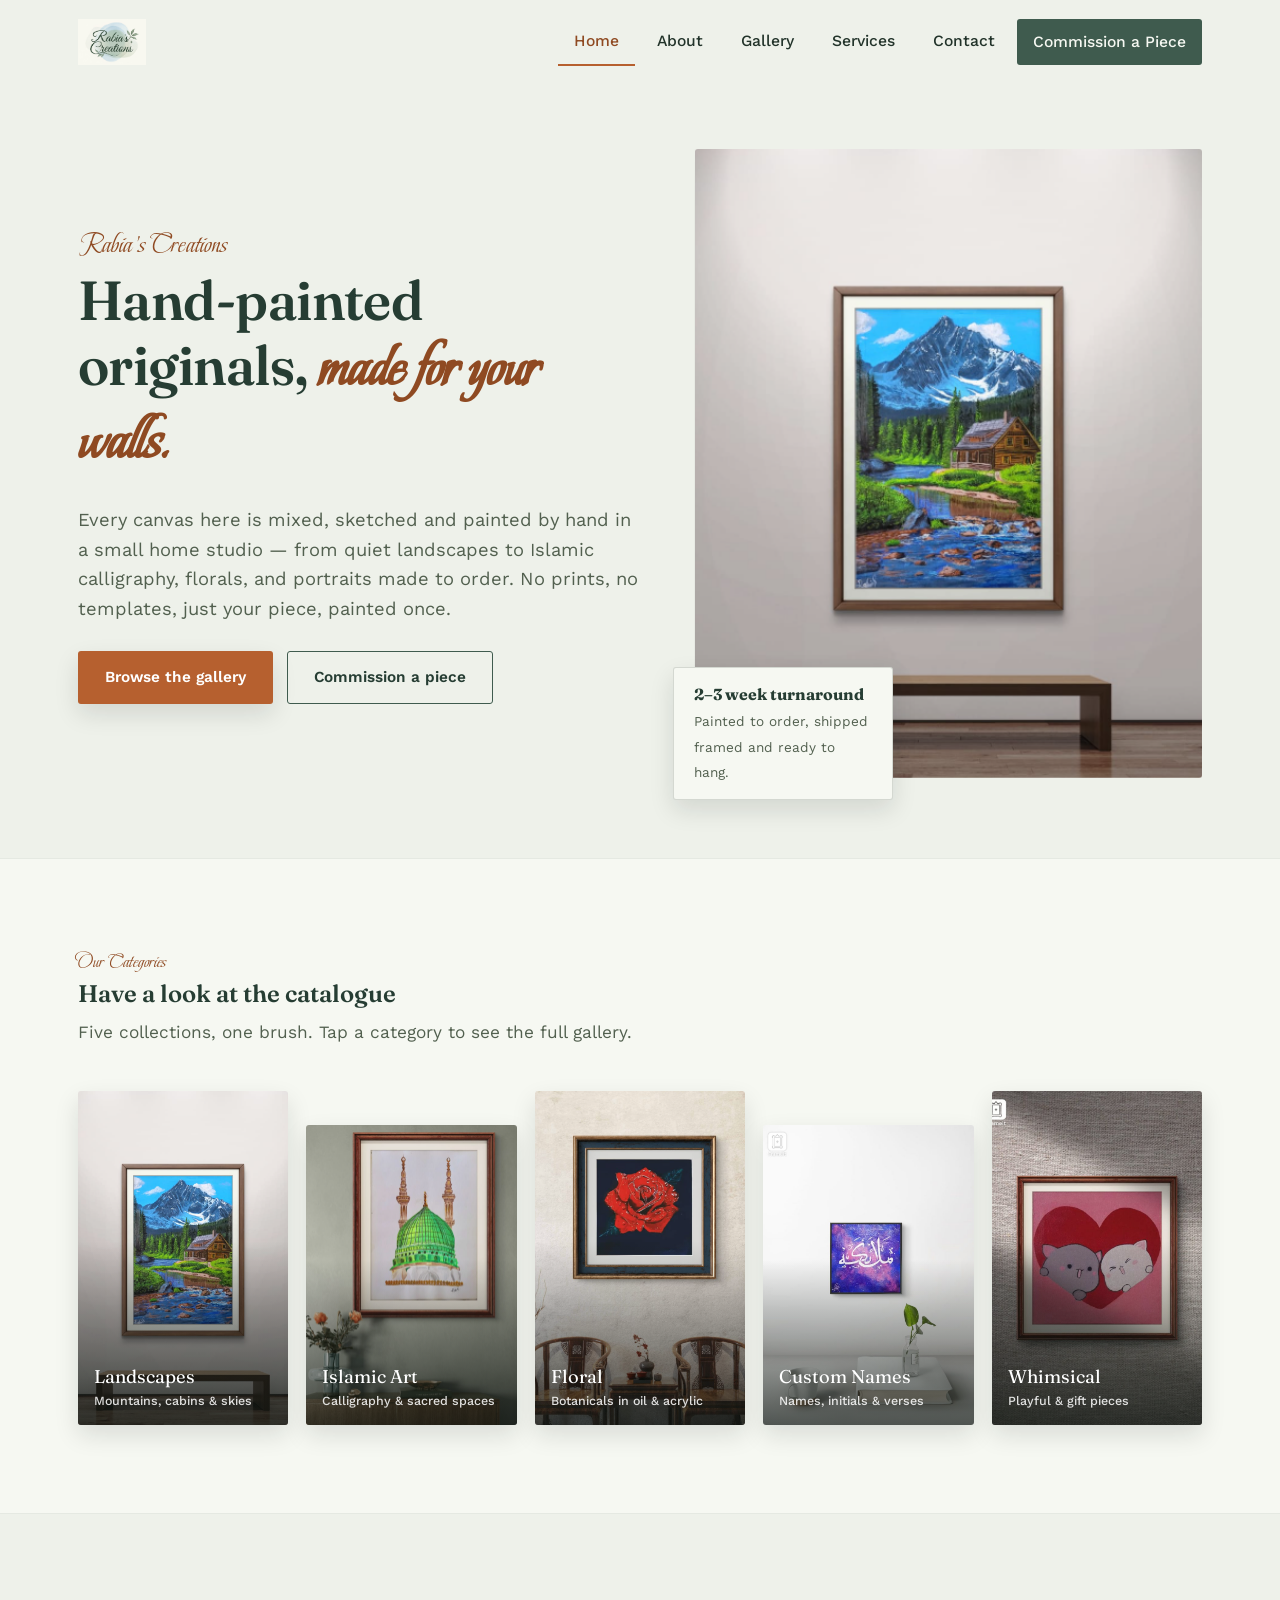
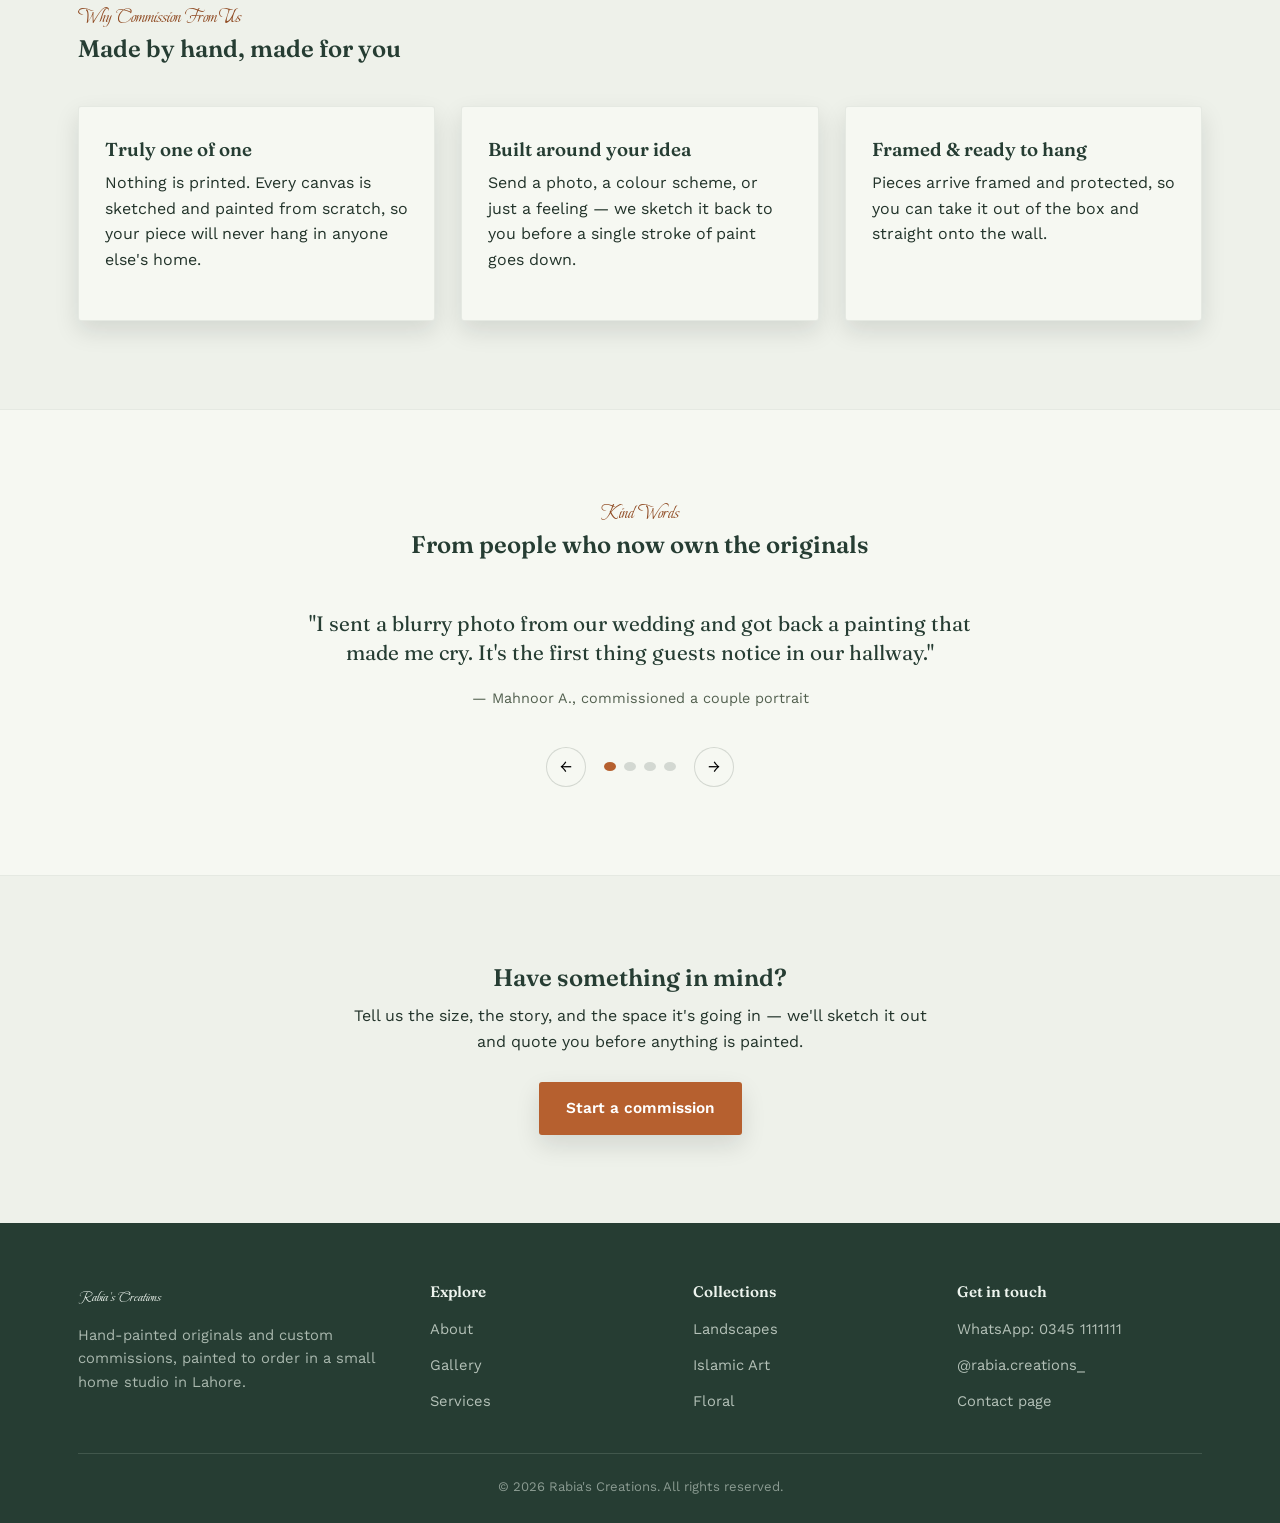
<file: index.html>
<!DOCTYPE html>
<html lang="en">

<head>
    <meta charset="UTF-8">
    <meta name="viewport" content="width=device-width, initial-scale=1.0">
    <title>Rabia's Creations — Hand-Painted Original Art</title>
    <meta name="description" content="Hand-painted original canvases and custom commissions by Rabia — landscapes, Islamic art, florals, custom name art, and more.">
    <meta name="theme-color" content="#3F5B4E">
    <meta property="og:title" content="Rabia's Creations — Hand-Painted Original Art">
    <meta property="og:description" content="Hand-painted original canvases and custom commissions — landscapes, Islamic art, florals, custom name art, and more.">
    <meta property="og:image" content="images/couple.jpg">
    <meta property="og:type" content="website">
    <link rel="icon" href="images/logo.png">
    <link rel="preconnect" href="https://fonts.googleapis.com">
    <link rel="preconnect" href="https://fonts.gstatic.com" crossorigin>
    <link rel="stylesheet" href="css/style.css">
</head>

<body>

    <header class="site-header">
        <div class="wrap">
            <a href="index.html" class="brand">
                <img src="images/LOGO.jpeg" alt="Rabia's Creations logo" width="46" height="46">
            </a>
            <nav class="main-nav" id="main-nav" aria-label="Main">
                <ul>
                    <li><a href="index.html" aria-current="page">Home</a></li>
                    <li><a href="about.html">About</a></li>
                    <li><a href="gallery.html">Gallery</a></li>
                    <li><a href="services.html">Services</a></li>
                    <li><a href="contact.html">Contact</a></li>
                    <li><a href="contact.html" class="nav-cta">Commission a Piece</a></li>
                </ul>
            </nav>
            <button class="hamburger" aria-label="Toggle navigation menu" aria-expanded="false" aria-controls="main-nav">
      <span></span><span></span><span></span>
    </button>
        </div>
    </header>

    <noscript><p style="text-align:center;padding:12px;background:#F5E7E1;font-size:.9rem;">Some interactive features (gallery filters, lightbox, carousel) require JavaScript to work.</p></noscript>

    <main>
        <!-- HERO -->
        <section class="hero">
            <div class="wrap">
                <div class="hero-copy">
                    <span class="kicker">Rabia's Creations</span>
                    <h1>Hand-painted originals, <span class="script">made for your walls.</span></h1>
                    <p class="hero-lede">Every canvas here is mixed, sketched and painted by hand in a small home studio — from quiet landscapes to Islamic calligraphy, florals, and portraits made to order. No prints, no templates, just your piece, painted once.</p>
                    <div class="btn-row">
                        <a href="gallery.html" class="btn btn-primary">Browse the gallery</a>
                        <a href="services.html" class="btn btn-outline">Commission a piece</a>
                    </div>
                </div>
                <div class="hero-figure">
                    <div class="hero-frame">
                        <img src="images/landscape.png" alt="Framed hand-painted sunset silhouette artwork hanging on a wall" width="560" height="700" fetchpriority="high">
                    </div>
                    <div class="hero-tag">
                        <strong>2–3 week turnaround</strong>
                        <span>Painted to order, shipped framed and ready to hang.</span>
                    </div>
                </div>
            </div>
        </section>
        <section class="section section--muted">
            <div class="wrap">
                <div class="section-head reveal">
                    <span class="kicker kicker--sm">Our Categories</span>
                    <h2>Have a look at the catalogue</h2>
                    <p>Five collections, one brush. Tap a category to see the full gallery.</p>
                </div>
                <div class="wall-grid reveal">
                    <a class="wall-card" href="gallery.html?category=landscape">
                        <img src="images/landscape.png" alt="Landscape painting of a cabin by a mountain stream" width="400" height="500" loading="lazy">
                        <span class="label">Landscapes<small>Mountains, cabins &amp; skies</small></span>
                    </a>
                    <a class="wall-card" href="gallery.html?category=islamic">
                        <img src="images/islamic.png" alt="Painting of a green-domed mosque" width="400" height="500" loading="lazy">
                        <span class="label">Islamic Art<small>Calligraphy &amp; sacred spaces</small></span>
                    </a>
                    <a class="wall-card" href="gallery.html?category=floral">
                        <img src="images/flower.png" alt="Floral painting close-up" width="400" height="500" loading="lazy">
                        <span class="label">Floral<small>Botanicals in oil &amp; acrylic</small></span>
                    </a>
                    <a class="wall-card" href="gallery.html?category=names">
                        <img src="images/names.jpg" alt="Custom Arabic name calligraphy painting on a galaxy background" width="400" height="500" loading="lazy">
                        <span class="label">Custom Names<small>Names, initials &amp; verses</small></span>
                    </a>
                    <a class="wall-card" href="gallery.html?category=whimsical">
                        <img src="images/bear.jpg" alt="Whimsical painting of two cartoon characters inside a heart" width="400" height="500" loading="lazy">
                        <span class="label">Whimsical<small>Playful &amp; gift pieces</small></span>
                    </a>
                </div>
            </div>
        </section>
        <!-- WHY COMMISSION -->
        <section class="section">
            <div class="wrap">
                <div class="section-head reveal">
                    <span class="kicker kicker--sm">Why Commission From Us</span>
                    <h2>Made by hand, made for you</h2>
                </div>
                <div class="card-grid">
                    <div class="pkg-card reveal">
                        <h3>Truly one of one</h3>
                        <p>Nothing is printed. Every canvas is sketched and painted from scratch, so your piece will never hang in anyone else's home.</p>
                    </div>
                    <div class="pkg-card reveal">
                        <h3>Built around your idea</h3>
                        <p>Send a photo, a colour scheme, or just a feeling — we sketch it back to you before a single stroke of paint goes down.</p>
                    </div>
                    <div class="pkg-card reveal">
                        <h3>Framed &amp; ready to hang</h3>
                        <p>Pieces arrive framed and protected, so you can take it out of the box and straight onto the wall.</p>
                    </div>
                </div>
            </div>
        </section>

        <!-- TESTIMONIALS -->
        <section class="section section--muted">
            <div class="wrap">
                <div class="section-head center reveal">
                    <span class="kicker kicker--sm">Kind Words</span>
                    <h2>From people who now own the originals</h2>
                </div>
                <div class="carousel reveal" data-carousel tabindex="0">
                    <div class="carousel-track">
                        <div class="carousel-slides">
                            <div class="slide">
                                <blockquote>"I sent a blurry photo from our wedding and got back a painting that made me cry. It's the first thing guests notice in our hallway."</blockquote>
                                <cite>— Mahnoor A., commissioned a couple portrait</cite>
                            </div>
                            <div class="slide">
                                <blockquote>"The Ayat-al-Kursi piece she painted for my parents' anniversary was even more detailed than the reference photo I sent her."</blockquote>
                                <cite>— Bilal S., commissioned Islamic calligraphy</cite>
                            </div>
                            <div class="slide">
                                <blockquote>"Fast replies, fair pricing, and she kept sending progress photos so I never felt like I was waiting in the dark."</blockquote>
                                <cite>— Hira K., commissioned a name painting</cite>
                            </div>
                            <div class="slide">
                                <blockquote>"My mountain cabin painting looks better in person than the reference photo did. Already planning my second order."</blockquote>
                                <cite>— Usman R., commissioned a landscape</cite>
                            </div>
                        </div>
                    </div>
                    <div class="carousel-controls">
                        <button class="carousel-btn carousel-prev" aria-label="Previous testimonial">&#8592;</button>
                        <div class="carousel-dots"></div>
                        <button class="carousel-btn carousel-next" aria-label="Next testimonial">&#8594;</button>
                    </div>
                </div>
            </div>
        </section>

        <!-- CTA -->
        <section class="section">
            <div class="wrap text-center-narrow reveal">
                <h2>Have something in mind?</h2>
                <p class="mb-0-auto-8">Tell us the size, the story, and the space it's going in — we'll sketch it out and quote you before anything is painted.</p>
                <div class="btn-row btn-row--center">
                    <a href="contact.html" class="btn btn-primary">Start a commission</a>
                </div>
            </div>
        </section>


    </main>

    <footer class="site-footer">
        <div class="wrap">
            <div class="footer-grid">
                <div class="footer-brand">
                    <a href="index.html" class="brand-text">Rabia's Creations</a>
                    <p class="mt-14">Hand-painted originals and custom commissions, painted to order in a small home studio in Lahore.</p>
                </div>
                <div>
                    <h4>Explore</h4>
                    <ul>
                        <li><a href="about.html">About</a></li>
                        <li><a href="gallery.html">Gallery</a></li>
                        <li><a href="services.html">Services</a></li>
                    </ul>
                </div>
                <div>
                    <h4>Collections</h4>
                    <ul>
                        <li><a href="gallery.html?category=landscape">Landscapes</a></li>
                        <li><a href="gallery.html?category=islamic">Islamic Art</a></li>
                        <li><a href="gallery.html?category=floral">Floral</a></li>
                    </ul>
                </div>
                <div>
                    <h4>Get in touch</h4>
                    <ul>
                        <li><a href="https://wa.me/923451111111" target="_blank" rel="noopener noreferrer">WhatsApp: 0345 1111111</a></li>
                        <li><a href="https://instagram.com/rabia.creations_" target="_blank" rel="noopener noreferrer">@rabia.creations_</a></li>
                        <li><a href="contact.html">Contact page</a></li>
                    </ul>
                </div>
            </div>
            <div class="footer-bottom">
                <span>&copy; <span id="year"></span> Rabia's Creations. All rights reserved.</span>

            </div>
        </div>
    </footer>

    <button class="back-to-top" aria-label="Back to top">&#8593;</button>

    <script src="js/nav.js"></script>
    <script src="js/carousel.js"></script>
    <script>
        document.getElementById('year').textContent = new Date().getFullYear();
    </script>
</body>

</html>
</file>
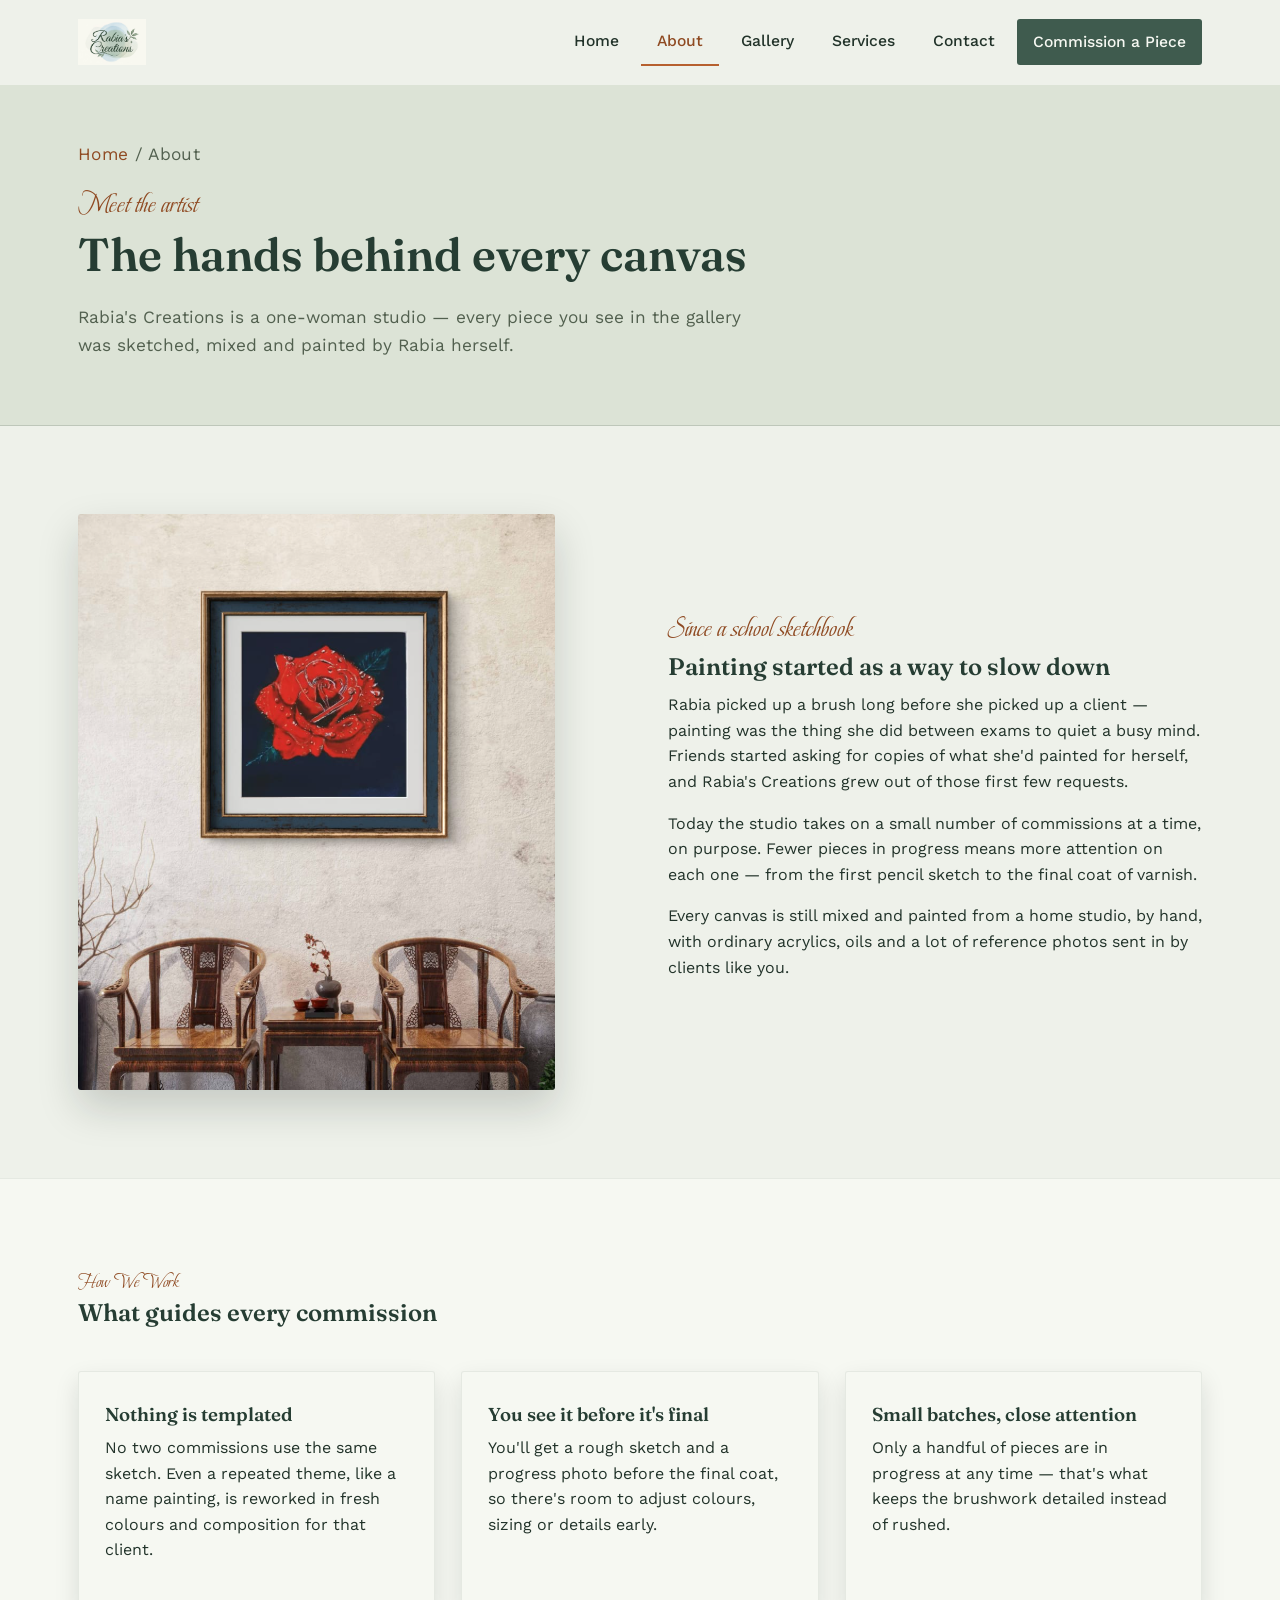
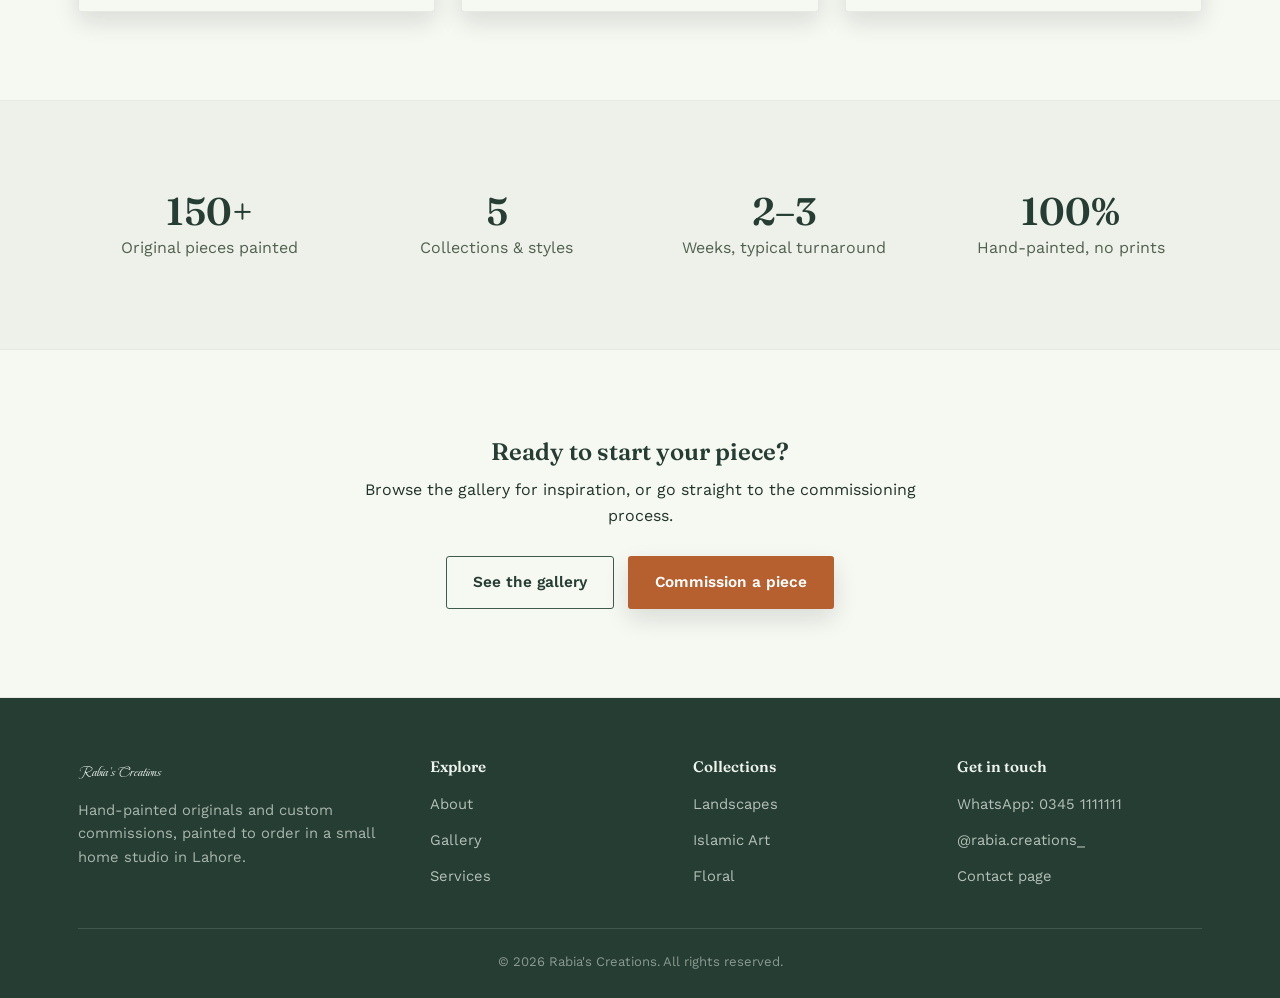
<file: about.html>
<!DOCTYPE html>
<html lang="en">

<head>
    <meta charset="UTF-8">
    <meta name="viewport" content="width=device-width, initial-scale=1.0">
    <title>About Rabia — Rabia's Creations</title>
    <meta name="description" content="Meet Rabia, the artist behind Rabia's Creations, and how every hand-painted commission comes together.">
    <link rel="icon" href="images/logo.png">
    <link rel="stylesheet" href="css/style.css">
</head>

<body>

    <header class="site-header">
        <div class="wrap">
            <a href="index.html" class="brand">
                <img src="images/LOGO.jpeg" alt="Rabia's Creations logo">
            </a>
            <nav class="main-nav" id="main-nav">
                <ul>
                    <li><a href="index.html">Home</a></li>
                    <li><a href="about.html">About</a></li>
                    <li><a href="gallery.html">Gallery</a></li>
                    <li><a href="services.html">Services</a></li>
                    <li><a href="contact.html">Contact</a></li>
                    <li><a href="contact.html" class="nav-cta">Commission a Piece</a></li>
                </ul>
            </nav>
            <button class="hamburger" aria-label="Toggle navigation menu" aria-expanded="false" aria-controls="main-nav">
      <span></span><span></span><span></span>
    </button>
        </div>
    </header>

    <main>

        <section class="page-hero">
            <div class="wrap">
                <p class="breadcrumb"><a href="index.html">Home</a> / About</p>
                <span class="kicker">Meet the artist</span>
                <h1>The hands behind every canvas</h1>
                <p>Rabia's Creations is a one-woman studio — every piece you see in the gallery was sketched, mixed and painted by Rabia herself.</p>
            </div>
        </section>

        <section class="section">
            <div class="wrap" style="display:grid; grid-template-columns: 1fr 1fr; gap:56px; align-items:center;">
                <div class="reveal">
                    <img src="images/flower.png" alt="Framed flower painting" style="border-radius:3px; box-shadow:var(--shadow);">
                </div>
                <div class="reveal">
                    <span class="kicker">Since a school sketchbook</span>
                    <h2>Painting started as a way to slow down</h2>
                    <p>Rabia picked up a brush long before she picked up a client — painting was the thing she did between exams to quiet a busy mind. Friends started asking for copies of what she'd painted for herself, and Rabia's Creations grew out of
                        those first few requests.</p>
                    <p>Today the studio takes on a small number of commissions at a time, on purpose. Fewer pieces in progress means more attention on each one — from the first pencil sketch to the final coat of varnish.</p>
                    <p>Every canvas is still mixed and painted from a home studio, by hand, with ordinary acrylics, oils and a lot of reference photos sent in by clients like you.</p>
                </div>
            </div>
        </section>

        <section class="section section--muted">
            <div class="wrap">
                <div class="section-head reveal">
                    <span class="kicker" style="font-size:1.2rem;">How We Work</span>
                    <h2>What guides every commission</h2>
                </div>
                <div class="card-grid">
                    <div class="pkg-card reveal">
                        <h3>Nothing is templated</h3>
                        <p>No two commissions use the same sketch. Even a repeated theme, like a name painting, is reworked in fresh colours and composition for that client.</p>
                    </div>
                    <div class="pkg-card reveal">
                        <h3>You see it before it's final</h3>
                        <p>You'll get a rough sketch and a progress photo before the final coat, so there's room to adjust colours, sizing or details early.</p>
                    </div>
                    <div class="pkg-card reveal">
                        <h3>Small batches, close attention</h3>
                        <p>Only a handful of pieces are in progress at any time — that's what keeps the brushwork detailed instead of rushed.</p>
                    </div>
                </div>
            </div>
        </section>

        <section class="section">
            <div class="wrap" style="display:grid; grid-template-columns: repeat(4, 1fr); gap:24px; text-align:center;">
                <div class="reveal">
                    <h2 style="font-size:2.4rem; margin-bottom:2px;">150+</h2>
                    <p style="color:var(--ink-soft); margin:0;">Original pieces painted</p>
                </div>
                <div class="reveal">
                    <h2 style="font-size:2.4rem; margin-bottom:2px;">5</h2>
                    <p style="color:var(--ink-soft); margin:0;">Collections &amp; styles</p>
                </div>
                <div class="reveal">
                    <h2 style="font-size:2.4rem; margin-bottom:2px;">2–3</h2>
                    <p style="color:var(--ink-soft); margin:0;">Weeks, typical turnaround</p>
                </div>
                <div class="reveal">
                    <h2 style="font-size:2.4rem; margin-bottom:2px;">100%</h2>
                    <p style="color:var(--ink-soft); margin:0;">Hand-painted, no prints</p>
                </div>
            </div>
        </section>

        <section class="section section--muted">
            <div class="wrap center reveal" style="max-width:640px;">
                <h2>Ready to start your piece?</h2>
                <p style="margin:0 auto 8px;">Browse the gallery for inspiration, or go straight to the commissioning process.</p>
                <div class="btn-row" style="justify-content:center;">
                    <a href="gallery.html" class="btn btn-outline">See the gallery</a>
                    <a href="services.html" class="btn btn-primary">Commission a piece</a>
                </div>
            </div>
        </section>

    </main>

    <footer class="site-footer">
        <div class="wrap">
            <div class="footer-grid">
                <div class="footer-brand">
                    <a href="index.html" class="brand-text">Rabia's Creations</a>
                    <p style="margin-top:14px;">Hand-painted originals and custom commissions, painted to order in a small home studio in Lahore.</p>
                </div>
                <div>
                    <h4>Explore</h4>
                    <ul>
                        <li><a href="about.html">About</a></li>
                        <li><a href="gallery.html">Gallery</a></li>
                        <li><a href="services.html">Services</a></li>
                    </ul>
                </div>
                <div>
                    <h4>Collections</h4>
                    <ul>
                        <li><a href="gallery.html?category=landscape">Landscapes</a></li>
                        <li><a href="gallery.html?category=islamic">Islamic Art</a></li>
                        <li><a href="gallery.html?category=floral">Floral</a></li>
                    </ul>
                </div>
                <div>
                    <h4>Get in touch</h4>
                    <ul>
                        <li><a href="https://wa.me/0345 1111111" target="_blank" rel="noopener">WhatsApp: 0345 1111111</a></li>
                        <li><a href="https://instagram.com/rabia.creations_" target="_blank" rel="noopener">@rabia.creations_</a></li>
                        <li><a href="contact.html">Contact page</a></li>
                    </ul>
                </div>
            </div>
            <div class="footer-bottom">
                <span>&copy; <span id="year"></span> Rabia's Creations. All rights reserved.</span>

            </div>
        </div>
    </footer>

    <button class="back-to-top" aria-label="Back to top">&#8593;</button>

    <script src="js/nav.js"></script>
    <script>
        document.getElementById('year').textContent = new Date().getFullYear();
    </script>
</body>

</html>
</file>
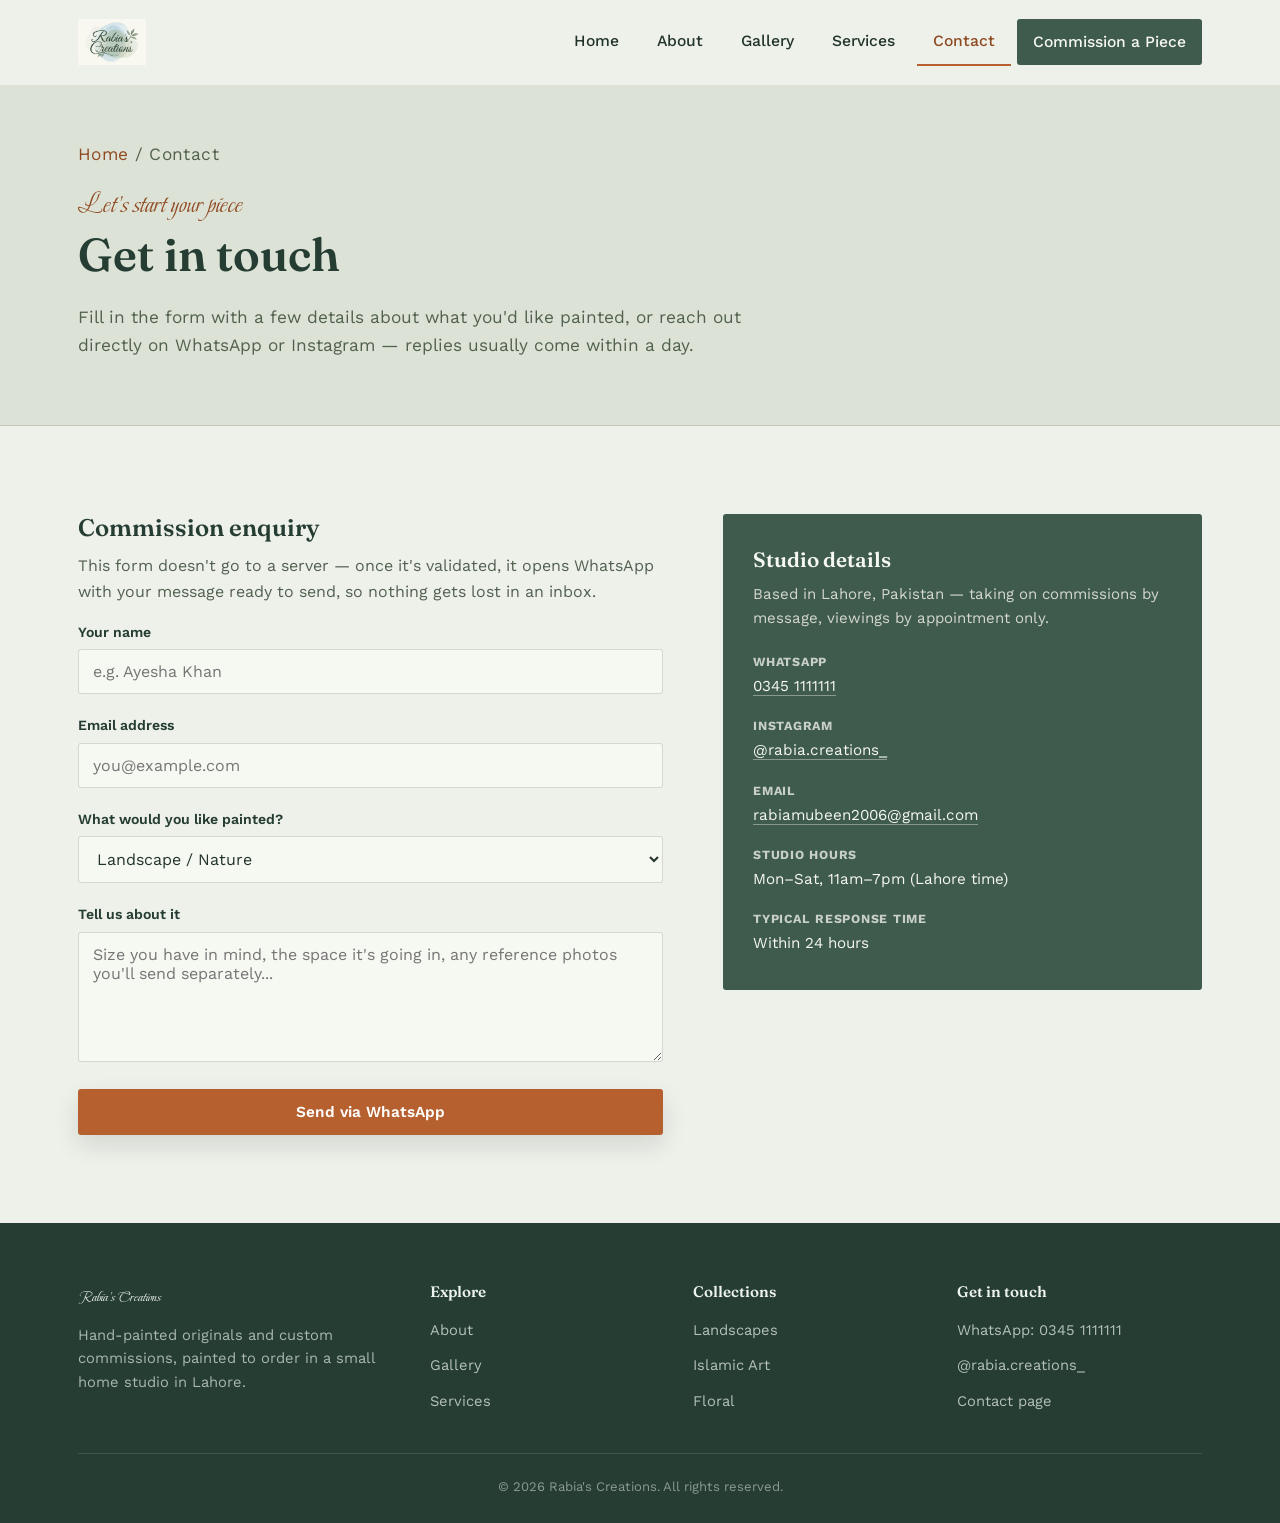
<file: contact.html>
<!DOCTYPE html>
<html lang="en">

<head>
    <meta charset="UTF-8">
    <meta name="viewport" content="width=device-width, initial-scale=1.0">
    <title>Contact — Rabia's Creations</title>
    <meta name="description" content="Start a commission with Rabia's Creations — enquiry form, WhatsApp, Instagram and studio details.">
    <link rel="icon" href="images/logo.png">
    <link rel="stylesheet" href="css/style.css">
</head>

<body>

    <header class="site-header">
        <div class="wrap">
            <a href="index.html" class="brand">
                <img src="images/LOGO.jpeg" alt="Rabia's Creations logo">
            </a>
            <nav class="main-nav" id="main-nav">
                <ul>
                    <li><a href="index.html">Home</a></li>
                    <li><a href="about.html">About</a></li>
                    <li><a href="gallery.html">Gallery</a></li>
                    <li><a href="services.html">Services</a></li>
                    <li><a href="contact.html">Contact</a></li>
                    <li><a href="contact.html" class="nav-cta">Commission a Piece</a></li>
                </ul>
            </nav>
            <button class="hamburger" aria-label="Toggle navigation menu" aria-expanded="false" aria-controls="main-nav">
      <span></span><span></span><span></span>
    </button>
        </div>
    </header>

    <main>

        <section class="page-hero">
            <div class="wrap">
                <p class="breadcrumb"><a href="index.html">Home</a> / Contact</p>
                <span class="kicker">Let's start your piece</span>
                <h1>Get in touch</h1>
                <p>Fill in the form with a few details about what you'd like painted, or reach out directly on WhatsApp or Instagram — replies usually come within a day.</p>
            </div>
        </section>

        <section class="section">
            <div class="wrap contact-grid">

                <div class="reveal">
                    <h2 style="font-size:1.5rem;">Commission enquiry</h2>
                    <p style="color:var(--ink-soft);">This form doesn't go to a server — once it's validated, it opens WhatsApp with your message ready to send, so nothing gets lost in an inbox.</p>

                    <form id="enquiry-form" novalidate>
                        <div class="form-field">
                            <label for="name">Your name</label>
                            <input type="text" id="name" name="name" placeholder="e.g. Ayesha Khan" autocomplete="name">
                            <p class="field-error">Please tell us your name (at least 2 characters).</p>
                        </div>

                        <div class="form-field">
                            <label for="email">Email address</label>
                            <input type="email" id="email" name="email" placeholder="you@example.com" autocomplete="email">
                            <p class="field-error">Enter a valid email address, e.g. name@example.com.</p>
                        </div>

                        <div class="form-field">
                            <label for="piece">What would you like painted?</label>
                            <select id="piece" name="piece">
              <option value="Landscape / Nature">Landscape / Nature</option>
              <option value="Islamic Art / Calligraphy">Islamic Art / Calligraphy</option>
              <option value="Floral">Floral</option>
              <option value="Custom Name Art">Custom Name Art</option>
              <option value="Portrait / Whimsical piece">Portrait / Whimsical piece</option>
              <option value="Not sure yet">Not sure yet</option>
            </select>
                            <p class="field-error">Let us know what kind of piece you would like.</p>
                        </div>

                        <div class="form-field">
                            <label for="message">Tell us about it</label>
                            <textarea id="message" name="message" placeholder="Size you have in mind, the space it's going in, any reference photos you'll send separately..."></textarea>
                            <p class="field-error">Add a little more detail (at least 15 characters) so we can quote accurately.</p>
                        </div>

                        <button type="submit" class="btn btn-primary btn-block">Send via WhatsApp</button>
                        <p class="form-status" role="status"></p>
                    </form>
                </div>

                <div class="reveal">
                    <div class="info-card">
                        <h3>Studio details</h3>
                        <p style="color:rgba(250,246,236,0.8); font-size:0.94rem;">Based in Lahore, Pakistan — taking on commissions by message, viewings by appointment only.</p>
                        <ul class="info-list">
                            <li>
                                <div>
                                    <strong>WhatsApp</strong>
                                    <a href="https://wa.me/92345 1111111" target="_blank" rel="noopener">0345 1111111</a>
                                </div>
                            </li>
                            <li>
                                <div>
                                    <strong>Instagram</strong>
                                    <a href="https://instagram.com/rabia.creations_" target="_blank" rel="noopener">@rabia.creations_</a>
                                </div>
                            </li>
                            <li>
                                <div>
                                    <strong>Email</strong>
                                    <a href="mailto:rabiamubeen2006@gmail.com">rabiamubeen2006@gmail.com</a>
                                </div>
                            </li>
                            <li>
                                <div>
                                    <strong>Studio hours</strong>
                                    <span>Mon–Sat, 11am–7pm (Lahore time)</span>
                                </div>
                            </li>
                            <li>
                                <div>
                                    <strong>Typical response time</strong>
                                    <span>Within 24 hours</span>
                                </div>
                            </li>
                        </ul>
                    </div>
                </div>

            </div>
        </section>

    </main>

    <footer class="site-footer">
        <div class="wrap">
            <div class="footer-grid">
                <div class="footer-brand">
                    <a href="index.html" class="brand-text">Rabia's Creations</a>
                    <p style="margin-top:14px;">Hand-painted originals and custom commissions, painted to order in a small home studio in Lahore.</p>
                </div>
                <div>
                    <h4>Explore</h4>
                    <ul>
                        <li><a href="about.html">About</a></li>
                        <li><a href="gallery.html">Gallery</a></li>
                        <li><a href="services.html">Services</a></li>
                    </ul>
                </div>
                <div>
                    <h4>Collections</h4>
                    <ul>
                        <li><a href="gallery.html?category=landscape">Landscapes</a></li>
                        <li><a href="gallery.html?category=islamic">Islamic Art</a></li>
                        <li><a href="gallery.html?category=floral">Floral</a></li>
                    </ul>
                </div>
                <div>
                    <h4>Get in touch</h4>
                    <ul>
                        <li><a href="https://wa.me/923451111111" target="_blank" rel="noopener">WhatsApp: 0345 1111111</a></li>
                        <li><a href="https://instagram.com/rabia.creations_" target="_blank" rel="noopener">@rabia.creations_</a></li>
                        <li><a href="contact.html">Contact page</a></li>
                    </ul>
                </div>
            </div>
            <div class="footer-bottom">
                <span>&copy; <span id="year"></span> Rabia's Creations. All rights reserved.</span>

            </div>
        </div>
    </footer>

    <button class="back-to-top" aria-label="Back to top">&#8593;</button>

    <script src="js/nav.js"></script>
    <script src="js/contact.js"></script>
    <script>
        document.getElementById('year').textContent = new Date().getFullYear();
    </script>
</body>

</html>
</file>
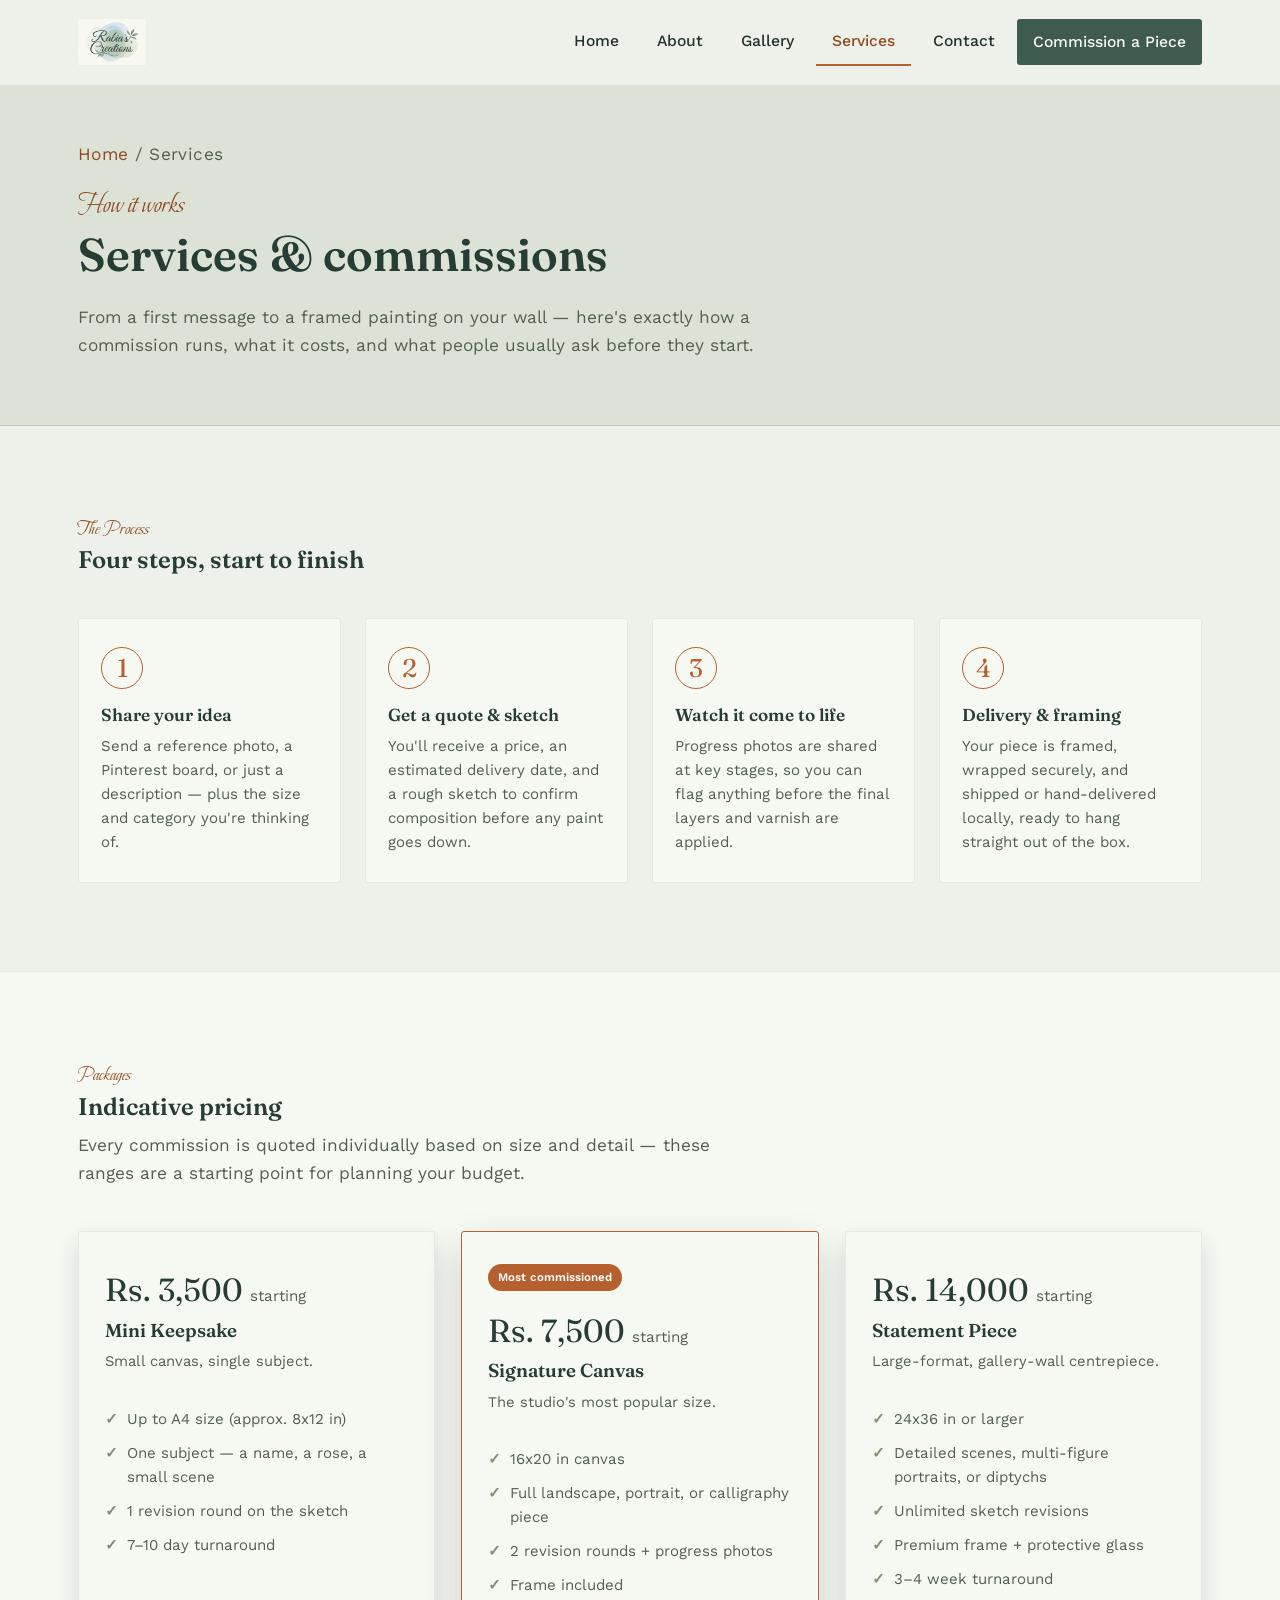
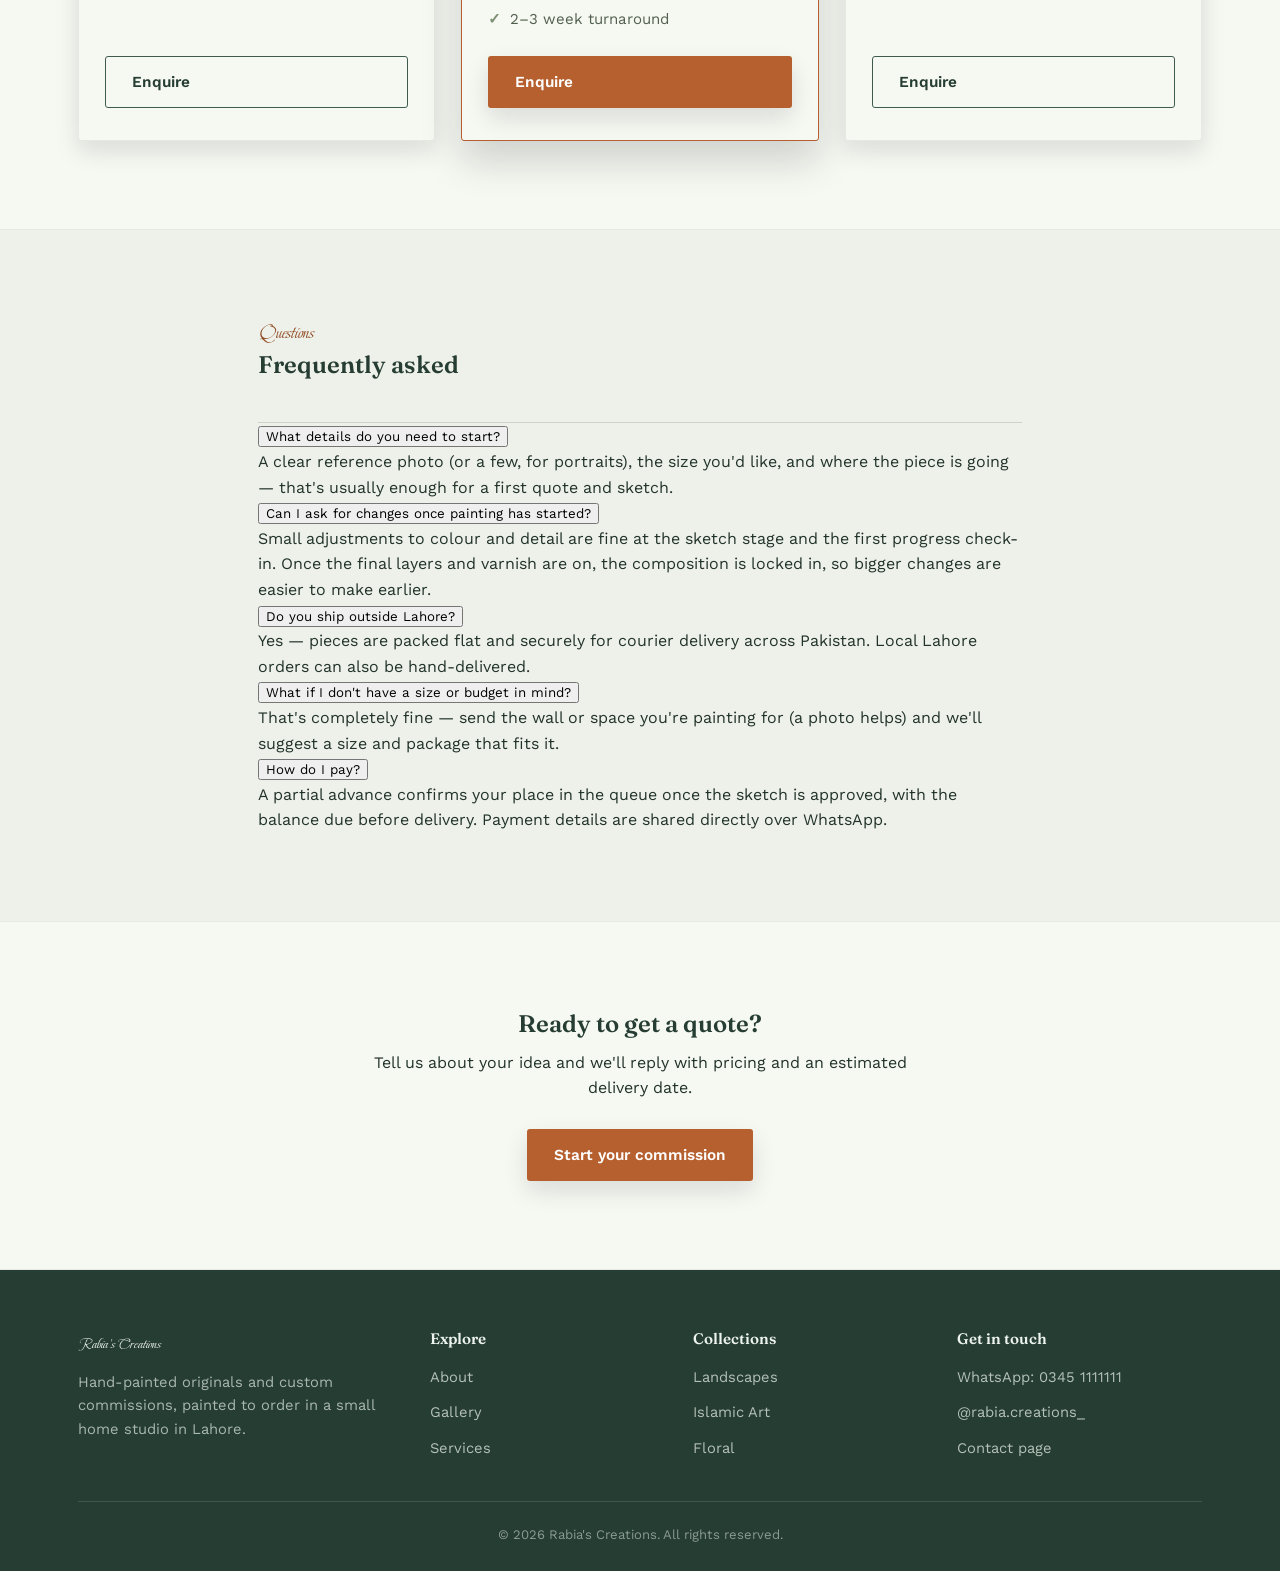
<file: services.html>
<!DOCTYPE html>
<html lang="en">

<head>
    <meta charset="UTF-8">
    <meta name="viewport" content="width=device-width, initial-scale=1.0">
    <title>Services &amp; Commissions — Rabia's Creations</title>
    <meta name="description" content="How commissions work at Rabia's Creations, package pricing, and answers to common questions.">
    <link rel="icon" href="images/logo.png">
    <link rel="stylesheet" href="css/style.css">
</head>

<body>

    <header class="site-header">
        <div class="wrap">
            <a href="index.html" class="brand">
                <img src="images/LOGO.jpeg" alt="Rabia's Creations logo">
            </a>
            <nav class="main-nav" id="main-nav">
                <ul>
                    <li><a href="index.html">Home</a></li>
                    <li><a href="about.html">About</a></li>
                    <li><a href="gallery.html">Gallery</a></li>
                    <li><a href="services.html">Services</a></li>
                    <li><a href="contact.html">Contact</a></li>
                    <li><a href="contact.html" class="nav-cta">Commission a Piece</a></li>
                </ul>
            </nav>
            <button class="hamburger" aria-label="Toggle navigation menu" aria-expanded="false" aria-controls="main-nav">
      <span></span><span></span><span></span>
    </button>
        </div>
    </header>

    <main>

        <section class="page-hero">
            <div class="wrap">
                <p class="breadcrumb"><a href="index.html">Home</a> / Services</p>
                <span class="kicker">How it works</span>
                <h1>Services &amp; commissions</h1>
                <p>From a first message to a framed painting on your wall — here's exactly how a commission runs, what it costs, and what people usually ask before they start.</p>
            </div>
        </section>

        <section class="section">
            <div class="wrap">
                <div class="section-head reveal">
                    <span class="kicker" style="font-size:1.2rem;">The Process</span>
                    <h2>Four steps, start to finish</h2>
                </div>
                <div class="steps">
                    <div class="step reveal">
                        <h3>Share your idea</h3>
                        <p>Send a reference photo, a Pinterest board, or just a description — plus the size and category you're thinking of.</p>
                    </div>
                    <div class="step reveal">
                        <h3>Get a quote &amp; sketch</h3>
                        <p>You'll receive a price, an estimated delivery date, and a rough sketch to confirm composition before any paint goes down.</p>
                    </div>
                    <div class="step reveal">
                        <h3>Watch it come to life</h3>
                        <p>Progress photos are shared at key stages, so you can flag anything before the final layers and varnish are applied.</p>
                    </div>
                    <div class="step reveal">
                        <h3>Delivery &amp; framing</h3>
                        <p>Your piece is framed, wrapped securely, and shipped or hand-delivered locally, ready to hang straight out of the box.</p>
                    </div>
                </div>
            </div>
        </section>

        <section class="section section--muted">
            <div class="wrap">
                <div class="section-head reveal">
                    <span class="kicker" style="font-size:1.2rem;">Packages</span>
                    <h2>Indicative pricing</h2>
                    <p>Every commission is quoted individually based on size and detail — these ranges are a starting point for planning your budget.</p>
                </div>
                <div class="card-grid">
                    <div class="pkg-card reveal">
                        <span class="price">Rs. 3,500 <span>starting</span></span>
                        <h3>Mini Keepsake</h3>
                        <p style="font-size:0.92rem; color:var(--ink-soft);">Small canvas, single subject.</p>
                        <ul>
                            <li>Up to A4 size (approx. 8x12 in)</li>
                            <li>One subject — a name, a rose, a small scene</li>
                            <li>1 revision round on the sketch</li>
                            <li>7–10 day turnaround</li>
                        </ul>
                        <a href="contact.html" class="btn btn-outline">Enquire</a>
                    </div>
                    <div class="pkg-card is-featured reveal">
                        <span class="badge">Most commissioned</span>
                        <span class="price">Rs. 7,500 <span>starting</span></span>
                        <h3>Signature Canvas</h3>
                        <p style="font-size:0.92rem; color:var(--ink-soft);">The studio's most popular size.</p>
                        <ul>
                            <li>16x20 in canvas</li>
                            <li>Full landscape, portrait, or calligraphy piece</li>
                            <li>2 revision rounds + progress photos</li>
                            <li>Frame included</li>
                            <li>2–3 week turnaround</li>
                        </ul>
                        <a href="contact.html" class="btn btn-primary">Enquire</a>
                    </div>
                    <div class="pkg-card reveal">
                        <span class="price">Rs. 14,000 <span>starting</span></span>
                        <h3>Statement Piece</h3>
                        <p style="font-size:0.92rem; color:var(--ink-soft);">Large-format, gallery-wall centrepiece.</p>
                        <ul>
                            <li>24x36 in or larger</li>
                            <li>Detailed scenes, multi-figure portraits, or diptychs</li>
                            <li>Unlimited sketch revisions</li>
                            <li>Premium frame + protective glass</li>
                            <li>3–4 week turnaround</li>
                        </ul>
                        <a href="contact.html" class="btn btn-outline">Enquire</a>
                    </div>
                </div>
            </div>
        </section>

        <section class="section">
            <div class="wrap" style="max-width:820px;">
                <div class="section-head reveal">
                    <span class="kicker" style="font-size:1.2rem;">Questions</span>
                    <h2>Frequently asked</h2>
                </div>
                <div class="accordion reveal">
                    <div class="acc-item">
                        <button class="acc-trigger" aria-expanded="false">
            What details do you need to start?
            <span class="icon"></span>
          </button>
                        <div class="acc-panel">
                            <div class="acc-panel-inner">A clear reference photo (or a few, for portraits), the size you'd like, and where the piece is going — that's usually enough for a first quote and sketch.</div>
                        </div>
                    </div>
                    <div class="acc-item">
                        <button class="acc-trigger" aria-expanded="false">
            Can I ask for changes once painting has started?
            <span class="icon"></span>
          </button>
                        <div class="acc-panel">
                            <div class="acc-panel-inner">Small adjustments to colour and detail are fine at the sketch stage and the first progress check-in. Once the final layers and varnish are on, the composition is locked in, so bigger changes are easier to make earlier.</div>
                        </div>
                    </div>
                    <div class="acc-item">
                        <button class="acc-trigger" aria-expanded="false">
            Do you ship outside Lahore?
            <span class="icon"></span>
          </button>
                        <div class="acc-panel">
                            <div class="acc-panel-inner">Yes — pieces are packed flat and securely for courier delivery across Pakistan. Local Lahore orders can also be hand-delivered.</div>
                        </div>
                    </div>
                    <div class="acc-item">
                        <button class="acc-trigger" aria-expanded="false">
            What if I don't have a size or budget in mind?
            <span class="icon"></span>
          </button>
                        <div class="acc-panel">
                            <div class="acc-panel-inner">That's completely fine — send the wall or space you're painting for (a photo helps) and we'll suggest a size and package that fits it.</div>
                        </div>
                    </div>
                    <div class="acc-item">
                        <button class="acc-trigger" aria-expanded="false">
            How do I pay?
            <span class="icon"></span>
          </button>
                        <div class="acc-panel">
                            <div class="acc-panel-inner">A partial advance confirms your place in the queue once the sketch is approved, with the balance due before delivery. Payment details are shared directly over WhatsApp.</div>
                        </div>
                    </div>
                </div>
            </div>
        </section>

        <section class="section section--muted">
            <div class="wrap center reveal" style="max-width:640px;">
                <h2>Ready to get a quote?</h2>
                <p style="margin:0 auto 8px;">Tell us about your idea and we'll reply with pricing and an estimated delivery date.</p>
                <div class="btn-row" style="justify-content:center;">
                    <a href="contact.html" class="btn btn-primary">Start your commission</a>
                </div>
            </div>
        </section>

    </main>

    <footer class="site-footer">
        <div class="wrap">
            <div class="footer-grid">
                <div class="footer-brand">
                    <a href="index.html" class="brand-text">Rabia's Creations</a>
                    <p style="margin-top:14px;">Hand-painted originals and custom commissions, painted to order in a small home studio in Lahore.</p>
                </div>
                <div>
                    <h4>Explore</h4>
                    <ul>
                        <li><a href="about.html">About</a></li>
                        <li><a href="gallery.html">Gallery</a></li>
                        <li><a href="services.html">Services</a></li>
                    </ul>
                </div>
                <div>
                    <h4>Collections</h4>
                    <ul>
                        <li><a href="gallery.html?category=landscape">Landscapes</a></li>
                        <li><a href="gallery.html?category=islamic">Islamic Art</a></li>
                        <li><a href="gallery.html?category=floral">Floral</a></li>
                    </ul>
                </div>
                <div>
                    <h4>Get in touch</h4>
                    <ul>
                        <li><a href="https://wa.me/923451111111" target="_blank" rel="noopener">WhatsApp: 0345 1111111</a></li>
                        <li><a href="https://instagram.com/rabia.creations_" target="_blank" rel="noopener">@rabia.creations_</a></li>
                        <li><a href="contact.html">Contact page</a></li>
                    </ul>
                </div>
            </div>
            <div class="footer-bottom">
                <span>&copy; <span id="year"></span> Rabia's Creations. All rights reserved.</span>

            </div>
        </div>
    </footer>

    <button class="back-to-top" aria-label="Back to top">&#8593;</button>

    <script src="js/nav.js"></script>
    <script src="js/accordion.js"></script>
    <script>
        document.getElementById('year').textContent = new Date().getFullYear();
    </script>
</body>

</html>
</file>
<file: css/style.css>
/* ---------- 1. Fonts ---------- */

@import url('https://fonts.googleapis.com/css2?family=Fraunces:opsz,wght@9..144,400;9..144,500;9..144,600;9..144,700&family=Work+Sans:wght@400;500;600&family=Beau+Rivage&display=swap');

/* ---------- 2. Design tokens ---------- */

:root {
    /* Palette — "Alpine & Sage", drawn from the mountain and landscape
     paintings: pale sage backgrounds, deep pine ink, forest-green
     accents, and a rust highlight lifted from the mountain rock face. */
    --parchment: #EEF1EA;
    --parchment-deep: #DCE3D6;
    --canvas: #F6F8F2;
    --ink: #22332A;
    --ink-soft: #52604F;
    --walnut: #3F5B4E;
    --walnut-dark: #263D33;
    --terracotta: #B6602F;
    --terracotta-dark: #8F4A22;
    --sage: #7C8F72;
    --dust-rose: #C9A46B;
    --gold: #A9782F;
    --line: rgba(34, 51, 42, 0.16);
    --line-soft: rgba(34, 51, 42, 0.08);
    --shadow: 0 18px 40px rgba(18, 28, 22, 0.18);
    --shadow-soft: 0 10px 24px rgba(18, 28, 22, 0.12);
    --font-display: "Fraunces", Georgia, serif;
    --font-script: "Beau Rivage", cursive;
    --font-body: "Work Sans", "Segoe UI", sans-serif;
    --radius: 3px;
    --content-width: 1180px;
}


/* ---------- Reset ---------- */

*,
*::before,
*::after {
    box-sizing: border-box;
}

html {
    scroll-behavior: smooth;
}

body {
    margin: 0;
    background: var(--parchment);
    color: var(--ink);
    font-family: var(--font-body);
    font-size: 16px;
    line-height: 1.6;
    -webkit-font-smoothing: antialiased;
}

img {
    max-width: 100%;
    display: block;
}

ul {
    list-style: none;
    margin: 0;
    padding: 0;
}

a {
    color: inherit;
    text-decoration: none;
}

button {
    font-family: inherit;
    cursor: pointer;
}

input,
textarea,
select {
    font-family: inherit;
    font-size: 1rem;
}

h1,
h2,
h3,
h4 {
    font-family: var(--font-display);
    font-weight: 600;
    line-height: 1.15;
    margin: 0 0 0.5em;
    color: var(--walnut-dark);
}

p {
    margin: 0 0 1em;
    max-width: 62ch;
}

:focus-visible {
    outline: 3px solid var(--terracotta);
    outline-offset: 3px;
}


/* ---------- 4. Layout helpers ---------- */

.wrap {
    width: 100%;
    max-width: var(--content-width);
    margin: 0 auto;
    padding: 0 28px;
}

.section {
    padding: 88px 0;
}

.section--tight {
    padding: 56px 0;
}

.section--muted {
    background: var(--canvas);
    border-top: 1px solid var(--line-soft);
    border-bottom: 1px solid var(--line-soft);
}

.section-head {
    max-width: 640px;
    margin-bottom: 44px;
}

.section-head p {
    color: var(--ink-soft);
    font-size: 1.08rem;
}

.kicker {
    display: inline-block;
    font-family: var(--font-script);
    font-size: 1.7rem;
    color: var(--terracotta-dark);
    margin-bottom: 2px;
}

.center {
    text-align: center;
    margin-left: auto;
    margin-right: auto;
}


/* ---------- 5. Header & Navigation ---------- */

.site-header {
    position: sticky;
    top: 0;
    z-index: 500;
    background: rgba(238, 241, 234, 0.92);
    backdrop-filter: blur(6px);
    border-bottom: 1px solid transparent;
    transition: box-shadow .3s ease, border-color .3s ease;
}

.site-header.is-scrolled {
    box-shadow: 0 6px 20px rgba(18, 28, 22, 0.12);
    border-bottom-color: var(--line);
}

.site-header .wrap {
    display: flex;
    align-items: center;
    justify-content: space-between;
    height: 84px;
}

.brand {
    display: flex;
    align-items: center;
    gap: 12px;
}

.brand img {
    height: 46px;
    width: auto;
}

.brand-text {
    font-family: var(--font-script);
    font-size: 1.9rem;
    color: var(--walnut-dark);
}

.main-nav ul {
    display: flex;
    align-items: center;
    gap: 6px;
}

.main-nav a {
    display: inline-block;
    padding: 10px 16px;
    font-size: 0.98rem;
    font-weight: 500;
    color: var(--ink);
    border-bottom: 2px solid transparent;
    transition: color .2s ease, border-color .2s ease;
}

.main-nav a:hover,
.main-nav a[aria-current="page"] {
    color: var(--terracotta-dark);
    border-color: var(--terracotta);
}

.nav-cta {
    background: var(--walnut);
    color: var(--canvas) !important;
    border-radius: var(--radius);
    border-bottom: none !important;
}

.nav-cta:hover {
    background: var(--terracotta-dark);
    color: var(--canvas) !important;
}

.hamburger {
    display: none;
    flex-direction: column;
    justify-content: center;
    gap: 5px;
    width: 42px;
    height: 42px;
    background: transparent;
    border: 1px solid var(--line);
    border-radius: var(--radius);
}

.hamburger span {
    display: block;
    height: 2px;
    width: 20px;
    margin: 0 auto;
    background: var(--walnut-dark);
    transition: transform .25s ease, opacity .25s ease;
}

.hamburger[aria-expanded="true"] span:nth-child(1) {
    transform: translateY(7px) rotate(45deg);
}

.hamburger[aria-expanded="true"] span:nth-child(2) {
    opacity: 0;
}

.hamburger[aria-expanded="true"] span:nth-child(3) {
    transform: translateY(-7px) rotate(-45deg);
}


/* ---------- 6. Buttons ---------- */

.btn {
    display: inline-flex;
    align-items: center;
    gap: 8px;
    padding: 13px 26px;
    border-radius: var(--radius);
    font-weight: 600;
    font-size: 0.96rem;
    border: 1px solid transparent;
    transition: transform .18s ease, background .2s ease, color .2s ease, box-shadow .2s ease;
}

.btn:hover {
    transform: translateY(-2px);
}

.btn-primary {
    background: var(--terracotta);
    color: #fff;
    box-shadow: var(--shadow-soft);
}

.btn-primary:hover {
    background: var(--terracotta-dark);
}

.btn-outline {
    background: transparent;
    border-color: var(--walnut);
    color: var(--walnut-dark);
}

.btn-outline:hover {
    background: var(--walnut);
    color: var(--canvas);
}

.btn-row {
    display: flex;
    flex-wrap: wrap;
    gap: 14px;
    margin-top: 28px;
}

.btn-block {
    width: 100%;
    justify-content: center;
}


/* ---------- 14. Footer ---------- */

.site-footer {
    background: var(--walnut-dark);
    color: #DCE7DE;
    padding: 60px 0 26px;
}

.footer-grid {
    display: grid;
    grid-template-columns: 1.4fr 1fr 1fr 1.1fr;
    gap: 40px;
    padding-bottom: 40px;
    border-bottom: 1px solid rgba(220, 231, 222, 0.15);
}

.footer-brand .brand-text {
    color: #EDF4EE;
}

.footer-grid p {
    color: rgba(220, 231, 222, 0.72);
    font-size: 0.92rem;
}

.footer-grid h4 {
    color: #EDF4EE;
    font-size: 0.95rem;
    margin-bottom: 16px;
}

.footer-grid ul {
    display: flex;
    flex-direction: column;
    gap: 10px;
}

.footer-grid a {
    color: rgba(220, 231, 222, 0.78);
    font-size: 0.92rem;
}

.footer-grid a:hover {
    color: #fff;
}

.footer-bottom {
    padding-top: 22px;
    display: flex;
    justify-content: center;
    flex-wrap: wrap;
    gap: 10px;
    font-size: 0.82rem;
    color: rgba(220, 231, 222, 0.55);
}


/* ---------- 7. Hero ---------- */

.hero {
    padding: 64px 0 80px;
    overflow: hidden;
}

.hero .wrap {
    display: grid;
    grid-template-columns: 1.05fr 0.95fr;
    gap: 56px;
    align-items: center;
}

.hero h1 {
    font-size: clamp(2.4rem, 4.3vw, 3.6rem);
    letter-spacing: -0.01em;
}

.hero .script {
    font-family: var(--font-script);
    color: var(--terracotta-dark);
    font-size: 1.15em;
}

.hero-lede {
    font-size: 1.15rem;
    color: var(--ink-soft);
}

.hero-figure {
    position: relative;
}

.hero-frame {
    border-radius: var(--radius);
    overflow: hidden;
    box-shadow: var(--shadow);
    clip-path: inset(0 100% 0 0);
    animation: reveal-wipe 1.1s cubic-bezier(.65, 0, .35, 1) .2s forwards;
}

.hero-frame img {
    width: 100%;
    height: 100%;
    object-fit: cover;
}

@keyframes reveal-wipe {
    to {
        clip-path: inset(0 0 0 0);
    }
}

.hero-tag {
    position: absolute;
    bottom: -22px;
    left: -22px;
    background: var(--canvas);
    border: 1px solid var(--line);
    box-shadow: var(--shadow-soft);
    padding: 14px 20px;
    border-radius: var(--radius);
    max-width: 220px;
}

.hero-tag strong {
    display: block;
    font-family: var(--font-display);
    color: var(--walnut-dark);
}

.hero-tag span {
    font-size: 0.85rem;
    color: var(--ink-soft);
}

.page-hero {
    padding: 56px 0 48px;
    background: var(--parchment-deep);
    border-bottom: 1px solid var(--line);
}

.page-hero h1 {
    font-size: clamp(2.1rem, 3.6vw, 2.9rem);
}

.page-hero p {
    font-size: 1.08rem;
    color: var(--ink-soft);
}

.breadcrumb {
    font-size: 0.85rem;
    color: var(--ink-soft);
    margin-bottom: 14px;
    letter-spacing: .02em;
}

.breadcrumb a {
    color: var(--terracotta-dark);
}


/* ---------- 8. Category / Gallery-wall grid ---------- */

.wall-grid {
    display: grid;
    grid-template-columns: repeat(5, 1fr);
    gap: 18px;
}

.wall-card {
    position: relative;
    border-radius: var(--radius);
    overflow: hidden;
    box-shadow: var(--shadow-soft);
    min-height: 260px;
}

.wall-card:nth-child(2) {
    margin-top: 34px;
}

.wall-card:nth-child(4) {
    margin-top: 34px;
}

.wall-card img {
    width: 100%;
    height: 100%;
    min-height: 260px;
    object-fit: cover;
    transition: transform .5s ease;
}

.wall-card:hover img {
    transform: scale(1.06);
}

.wall-card::after {
    content: "";
    position: absolute;
    inset: 0;
    background: linear-gradient(0deg, rgba(15, 22, 18, .72) 0%, rgba(15, 22, 18, 0) 55%);
}

.wall-card .label {
    position: absolute;
    left: 16px;
    bottom: 14px;
    z-index: 2;
    color: #fff;
    font-family: var(--font-display);
    font-size: 1.15rem;
}

.wall-card .label small {
    display: block;
    font-family: var(--font-body);
    font-weight: 500;
    font-size: 0.78rem;
    opacity: 0.85;
}


/* ---------- 12. Testimonial carousel ---------- */

.carousel {
    position: relative;
    max-width: 720px;
    margin: 0 auto;
}

.carousel-track {
    overflow: hidden;
}

.carousel-slides {
    display: flex;
    transition: transform .45s ease;
}

.slide {
    flex: 0 0 100%;
    padding: 6px 10px 10px;
    text-align: center;
}

.slide blockquote {
    font-family: var(--font-display);
    font-size: 1.3rem;
    color: var(--walnut-dark);
    margin: 0 0 18px;
    line-height: 1.4;
}

.slide cite {
    font-style: normal;
    font-size: 0.9rem;
    color: var(--ink-soft);
}

.carousel-controls {
    display: flex;
    align-items: center;
    justify-content: center;
    gap: 18px;
    margin-top: 26px;
}

.carousel-btn {
    width: 40px;
    height: 40px;
    border-radius: 50%;
    border: 1px solid var(--line);
    background: var(--canvas);
    font-size: 1rem;
}

.carousel-btn:hover {
    background: var(--walnut);
    color: var(--canvas);
}

.carousel-dots {
    display: flex;
    gap: 8px;
}

.carousel-dots button {
    width: 9px;
    height: 9px;
    border-radius: 50%;
    border: none;
    background: var(--line);
}

.carousel-dots button.is-active {
    background: var(--terracotta);
}


/* ---------- 9. Gallery filters + grid + lightbox ---------- */

.filter-bar {
    display: flex;
    flex-wrap: wrap;
    gap: 10px;
    margin-bottom: 36px;
}

.filter-btn {
    padding: 9px 18px;
    border: 1px solid var(--line);
    background: var(--canvas);
    border-radius: 999px;
    font-size: 0.9rem;
    font-weight: 500;
    color: var(--ink-soft);
    transition: all .2s ease;
}

.filter-btn:hover {
    border-color: var(--terracotta);
    color: var(--terracotta-dark);
}

.filter-btn.is-active {
    background: var(--walnut);
    border-color: var(--walnut);
    color: var(--canvas);
}

.piece-grid {
    display: grid;
    grid-template-columns: repeat(3, 1fr);
    gap: 26px;
}

.piece {
    background: var(--canvas);
    border: 1px solid var(--line-soft);
    border-radius: var(--radius);
    overflow: hidden;
    box-shadow: var(--shadow-soft);
    transition: opacity .3s ease, transform .3s ease;
}

.piece.is-hidden {
    display: none;
}

.piece-frame {
    aspect-ratio: 4/5;
    overflow: hidden;
    background: var(--parchment-deep);
}

.piece-frame img {
    width: 100%;
    height: 100%;
    object-fit: cover;
    cursor: zoom-in;
    transition: transform .4s ease;
}

.piece:hover .piece-frame img {
    transform: scale(1.045);
}

.piece-info {
    padding: 16px 18px 20px;
}

.piece-info h3 {
    font-size: 1.08rem;
    margin-bottom: 2px;
}

.piece-info .cat {
    font-size: 0.82rem;
    color: var(--terracotta-dark);
    font-weight: 600;
    text-transform: capitalize;
}

.lightbox {
    position: fixed;
    inset: 0;
    z-index: 1000;
    display: none;
    align-items: center;
    justify-content: center;
    padding: 30px;
    background: rgba(15, 22, 18, 0.86);
}

.lightbox.is-open {
    display: flex;
}

.lightbox-box {
    background: var(--canvas);
    border-radius: var(--radius);
    max-width: 900px;
    width: 100%;
    max-height: 88vh;
    display: grid;
    grid-template-columns: 1.3fr 1fr;
    overflow: hidden;
    box-shadow: 0 30px 70px rgba(0, 0, 0, .4);
}

.lightbox-img {
    background: var(--parchment-deep);
    overflow: hidden;
}

.lightbox-img img {
    width: 100%;
    height: 100%;
    object-fit: cover;
}

.lightbox-details {
    padding: 30px;
    display: flex;
    flex-direction: column;
}

.lightbox-close,
.lightbox-prev,
.lightbox-next {
    position: absolute;
    background: var(--canvas);
    border: 1px solid var(--line);
    width: 42px;
    height: 42px;
    border-radius: 50%;
    display: flex;
    align-items: center;
    justify-content: center;
    font-size: 1.1rem;
}

.lightbox-close {
    top: 22px;
    right: 22px;
}

.lightbox-prev {
    top: 50%;
    left: 22px;
    transform: translateY(-50%);
}

.lightbox-next {
    top: 50%;
    right: 22px;
    transform: translateY(-50%);
}

.lightbox-close:hover,
.lightbox-prev:hover,
.lightbox-next:hover {
    background: var(--walnut);
    color: var(--canvas);
}


/* ---------- 10. Process steps / cards ---------- */

.steps {
    display: grid;
    grid-template-columns: repeat(4, 1fr);
    gap: 24px;
    counter-reset: step;
}

.step {
    padding: 28px 22px;
    background: var(--canvas);
    border: 1px solid var(--line-soft);
    border-radius: var(--radius);
    position: relative;
}

.step::before {
    counter-increment: step;
    content: counter(step);
    font-family: var(--font-display);
    font-size: 1.6rem;
    color: var(--terracotta);
    border: 1px solid var(--terracotta);
    width: 42px;
    height: 42px;
    border-radius: 50%;
    display: flex;
    align-items: center;
    justify-content: center;
    margin-bottom: 16px;
}

.step h3 {
    font-size: 1.08rem;
}

.step p {
    font-size: 0.94rem;
    color: var(--ink-soft);
    margin-bottom: 0;
}

.card-grid {
    display: grid;
    grid-template-columns: repeat(3, 1fr);
    gap: 26px;
}

.pkg-card {
    background: var(--canvas);
    border: 1px solid var(--line-soft);
    border-radius: var(--radius);
    padding: 32px 26px;
    box-shadow: var(--shadow-soft);
    display: flex;
    flex-direction: column;
}

.pkg-card.is-featured {
    border-color: var(--terracotta);
    box-shadow: var(--shadow);
}

.pkg-card .badge {
    align-self: flex-start;
    background: var(--terracotta);
    color: #fff;
    font-size: 0.72rem;
    font-weight: 600;
    padding: 4px 10px;
    border-radius: 999px;
    margin-bottom: 14px;
}

.pkg-card .price {
    font-family: var(--font-display);
    font-size: 2rem;
    color: var(--walnut-dark);
    margin-bottom: 4px;
}

.pkg-card .price span {
    font-size: 0.95rem;
    font-family: var(--font-body);
    color: var(--ink-soft);
}

.pkg-card ul {
    margin: 18px 0 24px;
    display: flex;
    flex-direction: column;
    gap: 10px;
}

.pkg-card li {
    font-size: 0.94rem;
    padding-left: 22px;
    position: relative;
    color: var(--ink-soft);
}

.pkg-card li::before {
    content: "✓";
    position: absolute;
    left: 0;
    color: var(--sage);
    font-weight: 700;
}

.pkg-card .btn {
    margin-top: auto;
}


/* ---------- 11. Accordion ---------- */

.accordion {
    border-top: 1px solid var(--line);
}

.accordion details {
    border-bottom: 1px solid var(--line);
}

.accordion summary {
    display: flex;
    align-items: center;
    justify-content: space-between;
    gap: 20px;
    padding: 22px 4px;
    font-family: var(--font-display);
    font-size: 1.12rem;
    color: var(--walnut-dark);
    cursor: pointer;
    list-style: none;
}

.accordion summary::-webkit-details-marker {
    display: none;
}

.accordion summary::marker {
    display: none;
}

.accordion summary .icon {
    flex-shrink: 0;
    width: 28px;
    height: 28px;
    border: 1px solid var(--walnut);
    border-radius: 50%;
    position: relative;
}

.accordion summary .icon::before,
.accordion summary .icon::after {
    content: "";
    position: absolute;
    background: var(--walnut);
    top: 50%;
    left: 50%;
    transform: translate(-50%, -50%);
}

.accordion summary .icon::before {
    width: 12px;
    height: 2px;
}

.accordion summary .icon::after {
    width: 2px;
    height: 12px;
    transition: transform .25s ease, opacity .25s ease;
}

details[open] summary .icon::after {
    opacity: 0;
}

.accordion details>div {
    padding: 0 4px 22px;
    color: var(--ink-soft);
    max-width: 68ch;
}


/* ---------- 13. Contact form ---------- */

.contact-grid {
    display: grid;
    grid-template-columns: 1.1fr 0.9fr;
    gap: 60px;
}

.form-field {
    margin-bottom: 20px;
}

.form-field label {
    display: block;
    font-size: 0.88rem;
    font-weight: 600;
    margin-bottom: 6px;
    color: var(--walnut-dark);
}

.form-field input,
.form-field textarea,
.form-field select {
    width: 100%;
    padding: 12px 14px;
    border: 1px solid var(--line);
    border-radius: var(--radius);
    background: var(--canvas);
    color: var(--ink);
}

.form-field input:focus,
.form-field textarea:focus,
.form-field select:focus {
    border-color: var(--terracotta);
}

.form-field textarea {
    resize: vertical;
    min-height: 130px;
}

.field-error {
    display: none;
    color: var(--terracotta-dark);
    font-size: 0.82rem;
    margin-top: 6px;
}

.form-field.has-error input,
.form-field.has-error textarea {
    border-color: var(--terracotta-dark);
}

.form-field.has-error .field-error {
    display: block;
}

.form-note {
    font-size: 0.8rem;
    color: var(--ink-soft);
    margin-top: 4px;
}

.form-status {
    display: none;
    margin-top: 18px;
    padding: 14px 16px;
    border-radius: var(--radius);
    background: #EDF1E6;
    border: 1px solid var(--sage);
    color: #3F4A2C;
    font-size: 0.92rem;
}

.form-status.is-visible {
    display: block;
}

.info-card {
    background: var(--walnut);
    color: var(--canvas);
    border-radius: var(--radius);
    padding: 34px 30px;
}

.info-card h3 {
    color: var(--canvas);
    font-size: 1.3rem;
}

.info-list {
    display: flex;
    flex-direction: column;
    gap: 18px;
    margin-top: 22px;
}

.info-list li {
    display: flex;
    gap: 14px;
    align-items: flex-start;
    font-size: 0.95rem;
}

.info-list strong {
    display: block;
    font-size: 0.78rem;
    text-transform: uppercase;
    letter-spacing: .06em;
    opacity: .75;
    margin-bottom: 2px;
}

.info-list a {
    color: var(--canvas);
    border-bottom: 1px solid rgba(250, 246, 236, 0.4);
}

.info-list a:hover {
    border-color: var(--canvas);
}


/* ---------- 15. Scroll reveal + back to top ---------- */

.reveal {
    opacity: 0;
    transform: translateY(18px);
    transition: opacity .6s ease, transform .6s ease;
}

.reveal.is-visible {
    opacity: 1;
    transform: translateY(0);
}

.back-to-top {
    position: fixed;
    right: 24px;
    bottom: 24px;
    width: 46px;
    height: 46px;
    border-radius: 50%;
    background: var(--walnut);
    color: var(--canvas);
    border: none;
    display: flex;
    align-items: center;
    justify-content: center;
    font-size: 1.1rem;
    box-shadow: var(--shadow-soft);
    opacity: 0;
    visibility: hidden;
    transform: translateY(10px);
    transition: all .25s ease;
    z-index: 400;
}

.back-to-top.is-visible {
    opacity: 1;
    visibility: visible;
    transform: translateY(0);
}

.back-to-top:hover {
    background: var(--terracotta);
}


/* ---------- Utility classes (replacing inline styles) ---------- */

.kicker--sm {
    font-size: 1.2rem;
}

.text-center-narrow {
    text-align: center;
    margin-left: auto;
    margin-right: auto;
    max-width: 640px;
}

.mt-14 {
    margin-top: 14px;
}

.mb-0-auto-8 {
    margin: 0 auto 8px;
}

.btn-row--center {
    justify-content: center;
}

.stats-grid {
    display: grid;
    grid-template-columns: repeat(4, 1fr);
    gap: 24px;
    text-align: center;
}

.stats-grid .stat-number {
    font-size: 2.4rem;
    margin-bottom: 2px;
}

.stats-grid .stat-label {
    color: var(--ink-soft);
    margin: 0;
}

.about-story-grid {
    display: grid;
    grid-template-columns: 1fr 1fr;
    gap: 56px;
    align-items: center;
}

.about-story-img {
    border-radius: 3px;
    box-shadow: var(--shadow);
}

.info-card-subtitle {
    color: rgba(250, 246, 236, 0.8);
    font-size: 0.94rem;
}

.pkg-card-subtitle {
    font-size: 0.92rem;
    color: var(--ink-soft);
}

.gallery-cta-heading {
    font-size: 1.5rem;
}

.contact-heading {
    font-size: 1.5rem;
}


/* ---------- 16. Media queries ---------- */

@media (max-width: 980px) {
    .stats-grid {
        grid-template-columns: repeat(2, 1fr);
    }
    .about-story-grid {
        grid-template-columns: 1fr;
    }
    .hero .wrap {
        grid-template-columns: 1fr;
    }
    .hero-figure {
        order: -1;
        max-width: 420px;
        margin: 0 auto;
    }
    .wall-grid {
        grid-template-columns: repeat(3, 1fr);
    }
    .wall-card:nth-child(4) {
        margin-top: 0;
    }
    .steps {
        grid-template-columns: repeat(2, 1fr);
    }
    .card-grid {
        grid-template-columns: repeat(2, 1fr);
    }
    .piece-grid {
        grid-template-columns: repeat(2, 1fr);
    }
    .contact-grid {
        grid-template-columns: 1fr;
    }
    .footer-grid {
        grid-template-columns: 1fr 1fr;
    }
}

@media (max-width: 760px) {
    .stats-grid {
        grid-template-columns: repeat(2, 1fr);
    }
    .section {
        padding: 60px 0;
    }
    .hamburger {
        display: flex;
    }
    .main-nav {
        position: fixed;
        top: 84px;
        left: 0;
        right: 0;
        background: var(--canvas);
        border-bottom: 1px solid var(--line);
        max-height: 0;
        overflow: hidden;
        transition: max-height .3s ease;
        box-shadow: var(--shadow-soft);
    }
    .main-nav.is-open {
        max-height: 420px;
    }
    .main-nav ul {
        flex-direction: column;
        align-items: stretch;
        padding: 10px 24px 24px;
        gap: 0;
    }
    .main-nav a {
        padding: 14px 4px;
        border-bottom: 1px solid var(--line-soft);
        border-radius: 0;
        width: 100%;
    }
    .main-nav a:hover,
    .main-nav a[aria-current="page"] {
        border-color: var(--line-soft);
    }
    .nav-cta {
        margin-top: 12px;
        text-align: center;
    }
    .wall-grid {
        grid-template-columns: repeat(2, 1fr);
    }
    .wall-card:nth-child(2) {
        margin-top: 0;
    }
    .steps {
        grid-template-columns: 1fr;
    }
    .card-grid {
        grid-template-columns: 1fr;
    }
    .piece-grid {
        grid-template-columns: 1fr 1fr;
        gap: 16px;
    }
    .lightbox-box {
        grid-template-columns: 1fr;
        overflow-y: auto;
    }
    .lightbox-img {
        max-height: 40vh;
    }
    .footer-grid {
        grid-template-columns: 1fr;
        gap: 28px;
    }
}

@media (max-width: 480px) {
    .stats-grid {
        grid-template-columns: 1fr;
    }
    .piece-grid {
        grid-template-columns: 1fr;
    }
    .hero-tag {
        display: none;
    }
}

@media (prefers-reduced-motion: reduce) {
    .hero-frame {
        animation: none;
        clip-path: none;
    }
    .reveal {
        opacity: 1;
        transform: none;
        transition: none;
    }
    .carousel-slides {
        transition: none;
    }
    .wall-card img {
        transition: none;
    }
    .piece-frame img {
        transition: none;
    }
    .btn {
        transition: none;
    }
    .btn:hover {
        transform: none;
    }
    .back-to-top {
        transition: none;
    }
    html {
        scroll-behavior: auto;
    }
}
</file>
